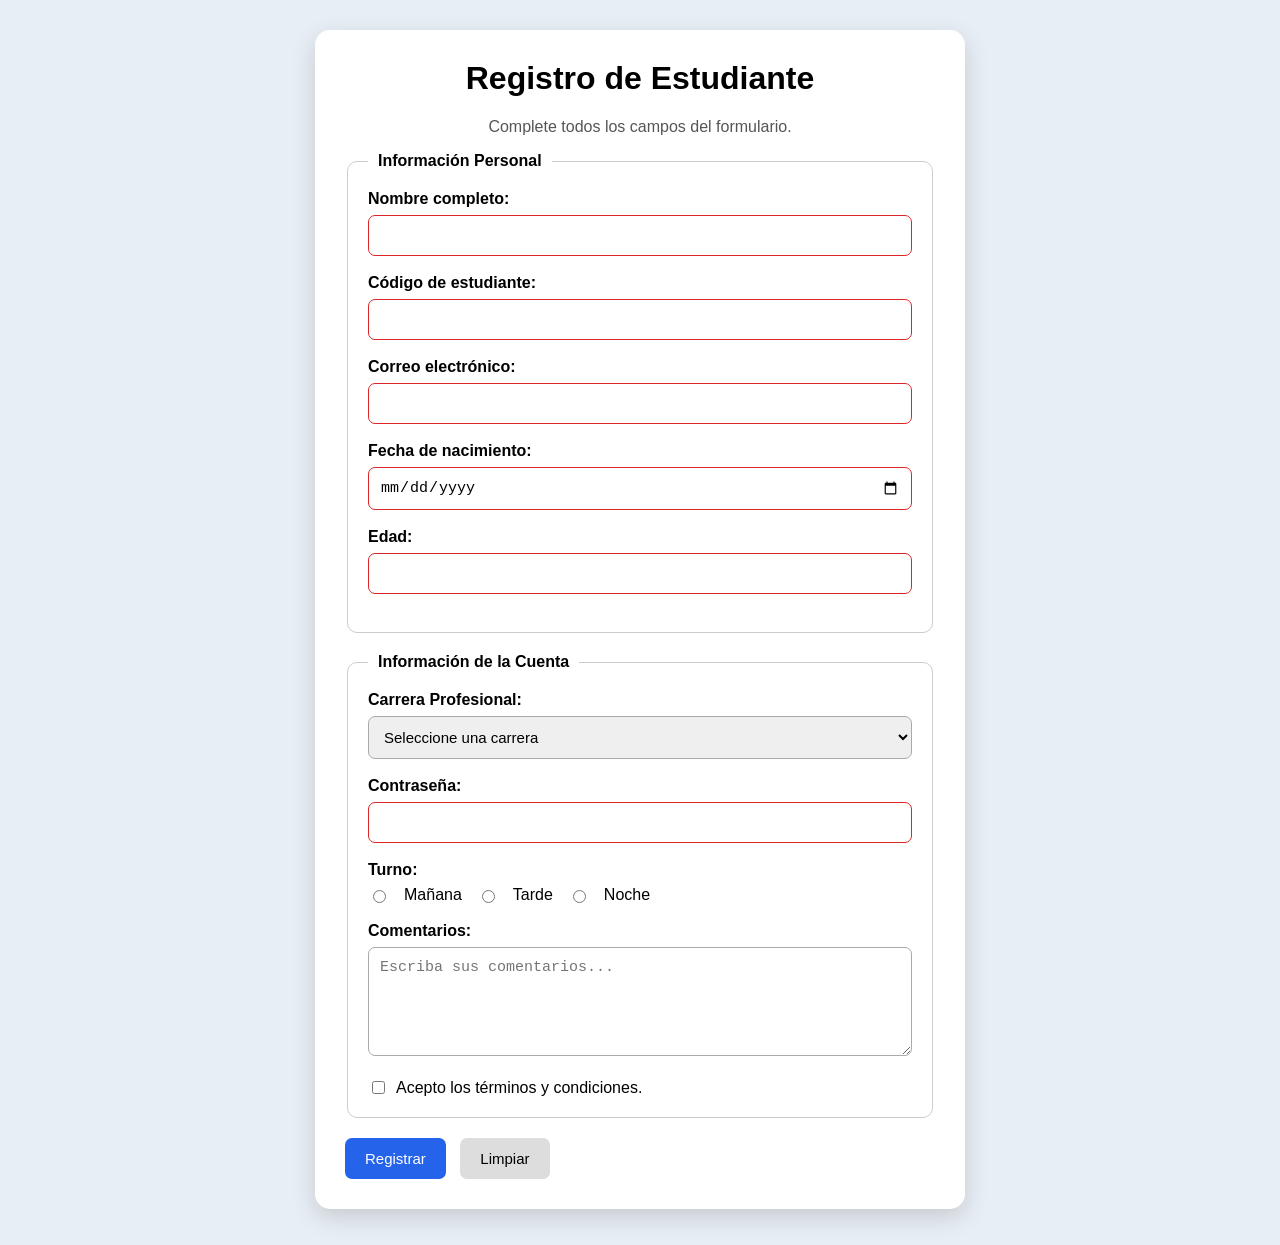
<file: Lab2/Index.html>
<!DOCTYPE html>
<html lang="es">
<head>
    <meta charset="UTF-8">
    <meta name="viewport" content="width=device-width, initial-scale=1.0">
    <title>Registro de Estudiante</title>
    <link rel="stylesheet" href="styles.css">
</head>
<body>

    <div class="card">
        <h1>Registro de Estudiante</h1>
        <p>Complete todos los campos del formulario.</p>

        <form>
            <fieldset>
                <legend>Información Personal</legend>

                <div class="campo">
                    <label for="nombre">Nombre completo:</label>
                    <input type="text" id="nombre" name="nombre" required>
                </div>

                <div class="campo">
                    <label for="codigo">Código de estudiante:</label>
                    <input type="text" id="codigo" name="codigo"
                           pattern="[0-9]{8}"
                           maxlength="8"
                           required>
                </div>

                <div class="campo">
                    <label for="correo">Correo electrónico:</label>
                    <input type="email" id="correo" name="correo" required>
                </div>

                <div class="campo">
                    <label for="fecha">Fecha de nacimiento:</label>
                    <input type="date" id="fecha" name="fecha"
                           min="1990-01-01"
                           max="2010-12-31"
                           required>
                </div>

                <div class="campo">
                    <label for="edad">Edad:</label>
                    <input type="number" id="edad" name="edad"
                           min="15" max="60" required>
                </div>
            </fieldset>

            <fieldset>
                <legend>Información de la Cuenta</legend>

                <div class="campo">
                    <label for="carrera">Carrera Profesional:</label>
                    <select id="carrera" name="carrera" required>
                        <option value="">Seleccione una carrera</option>
                        <option value="civil">Ingeniería Civil</option>
                        <option value="sistemas">Ingeniería de Sistemas</option>
                        <option value="industrial">Ingeniería Industrial</option>
                    </select>
                </div>

                <div class="campo">
                    <label for="password">Contraseña:</label>
                    <input type="password" id="password" name="password"
                           minlength="8"
                           pattern="(?=.*[A-Z])(?=.*[0-9]).{8,}"
                           title="Debe tener mínimo 8 caracteres, una mayúscula y un número"
                           required>
                </div>

                <div class="campo">
                    <label>Turno:</label>

                    <div class="radio-group">
                        <input type="radio" id="manana" name="turno" value="mañana" required>
                        <label for="manana">Mañana</label>

                        <input type="radio" id="tarde" name="turno" value="tarde">
                        <label for="tarde">Tarde</label>

                        <input type="radio" id="noche" name="turno" value="noche">
                        <label for="noche">Noche</label>
                    </div>
                </div>

                <div class="campo">
                    <label for="comentarios">Comentarios:</label>
                    <textarea id="comentarios" name="comentarios"
                              rows="5"
                              placeholder="Escriba sus comentarios..."></textarea>
                </div>

                <div class="terminos">
                    <input type="checkbox" id="terminos" name="terminos" required>
                    <label for="terminos">
                        Acepto los términos y condiciones.
                    </label>
                </div>
            </fieldset>

            <button type="submit">Registrar</button>
            <button type="reset">Limpiar</button>
        </form>
    </div>

</body>
</html>
</file>
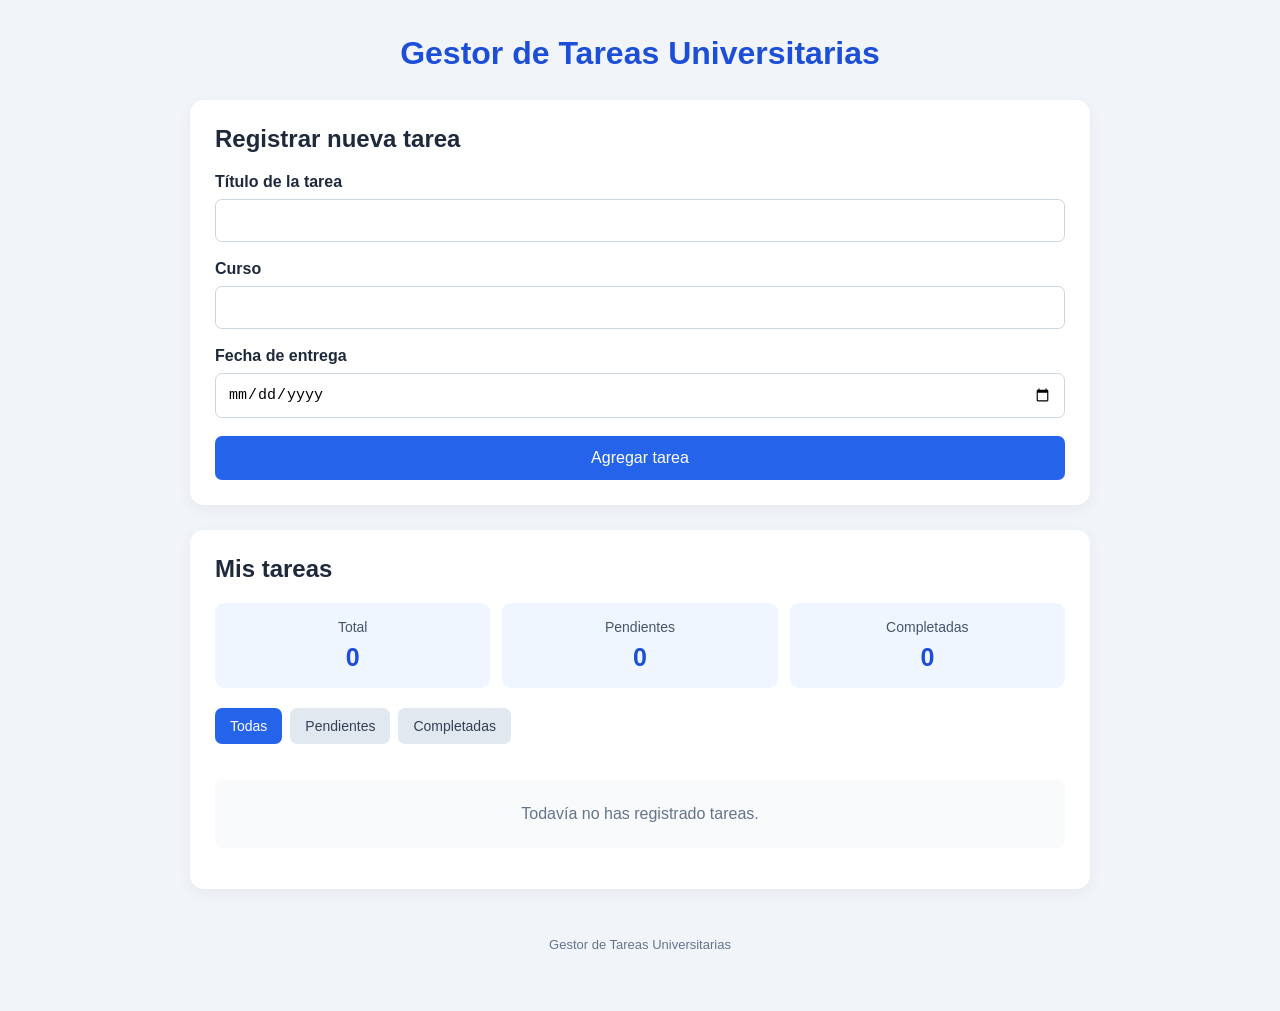
<file: Lab4/index.html>
<!DOCTYPE html>
<html lang="es">
<head>
    <meta charset="UTF-8">
    <meta name="viewport" content="width=device-width, initial-scale=1.0">
    <title>Gestor de Tareas Universitarias</title>
    <link rel="stylesheet" href="styles.css">
    <script src="script.js" defer></script>
</head>
<body>
    <main class="contenedor">
        <header class="cabecera">
            <h1>Gestor de Tareas Universitarias</h1>
        </header>

        <section class="panel">
            <h2>Registrar nueva tarea</h2>

            <div id="alertas" aria-live="polite"></div>

            <form id="formularioTarea">
                <div class="campo">
                    <label for="titulo">Título de la tarea</label>
                    <input type="text" id="titulo" name="titulo">
                </div>

                <div class="campo">
                    <label for="curso">Curso</label>
                    <input type="text" id="curso" name="curso">
                </div>

                <div class="campo">
                    <label for="fechaEntrega">Fecha de entrega</label>
                    <input type="date" id="fechaEntrega" name="fechaEntrega">
                </div>

                <button type="submit" class="boton boton-principal">
                    Agregar tarea
                </button>
            </form>
        </section>

        <section class="panel">
            <h2>Mis tareas</h2>

            <div class="estadisticas">
                <div class="estadistica">
                    <span>Total</span>
                    <strong id="totalTareas">0</strong>
                </div>
                <div class="estadistica">
                    <span>Pendientes</span>
                    <strong id="totalPendientes">0</strong>
                </div>
                <div class="estadistica">
                    <span>Completadas</span>
                    <strong id="totalCompletadas">0</strong>
                </div>
            </div>

            <div class="filtros">
                <button type="button" class="boton filtro activo"
                        data-filtro="todas">Todas</button>
                <button type="button" class="boton filtro"
                        data-filtro="pendientes">Pendientes</button>
                <button type="button" class="boton filtro"
                        data-filtro="completadas">Completadas</button>
            </div>

            <div id="listaTareas" class="lista-tareas"></div>
        </section>

        <footer>
            <p>Gestor de Tareas Universitarias</p>
        </footer>
    </main>
</body>
</html>
</file>
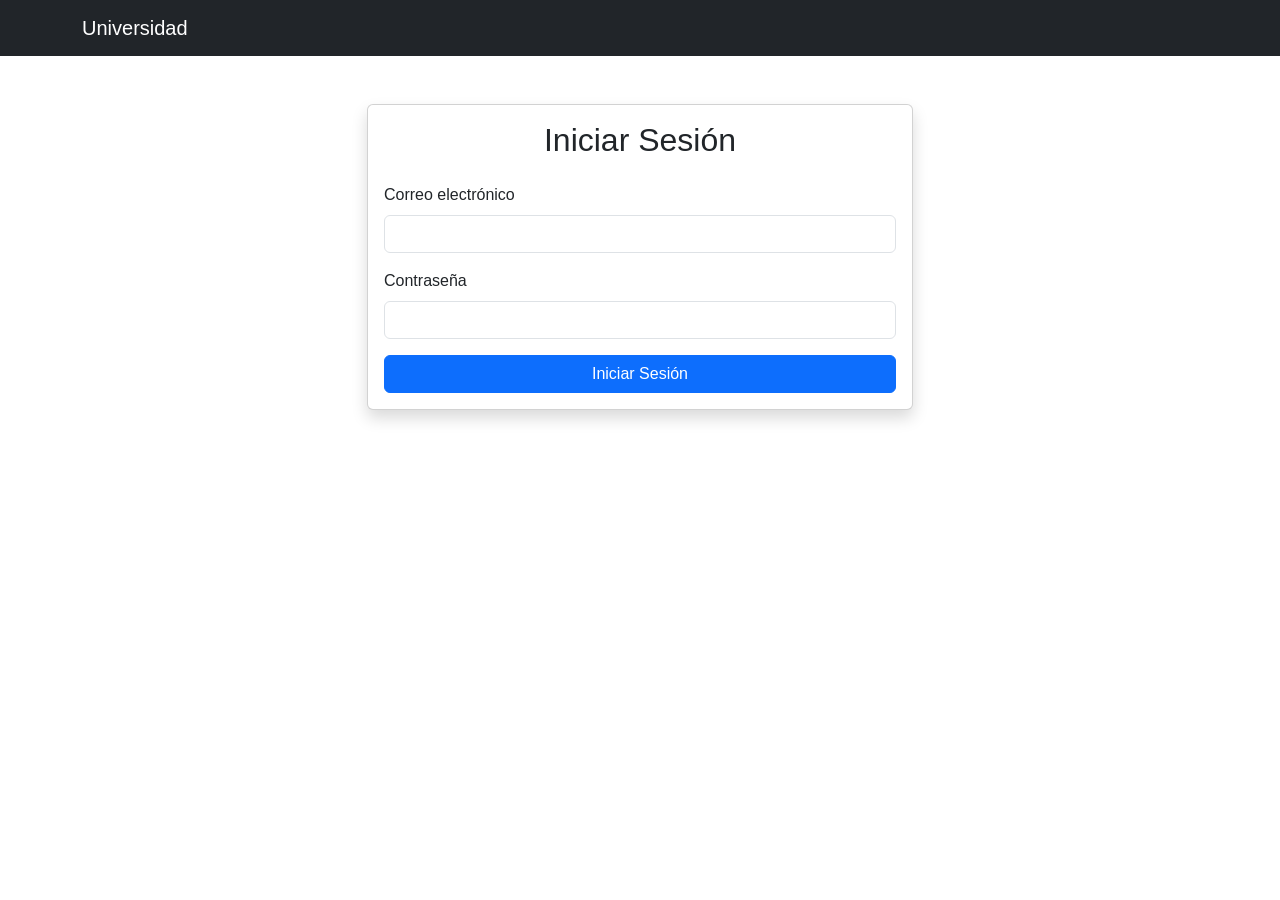
<file: Lab3/login.html>
<!DOCTYPE html>
<html lang="es">
<head>
    <meta charset="UTF-8">
    <meta name="viewport" content="width=device-width, initial-scale=1.0">
    <title>Iniciar Sesión</title>

    <link href="https://cdn.jsdelivr.net/npm/bootstrap@5.3.3/dist/css/bootstrap.min.css" rel="stylesheet">
    <link rel="stylesheet" href="styles.css">
</head>

<body>

    <nav class="navbar navbar-dark bg-dark">
        <div class="container">
            <a class="navbar-brand" href="index.html">
                Universidad
            </a>
        </div>
    </nav>

    <div class="container mt-5">

        <div class="row justify-content-center">

            <div class="col-md-6">

                <div class="card shadow">

                    <div class="card-body">

                        <h2 class="text-center mb-4">
                            Iniciar Sesión
                        </h2>

                        <form>

                            <div class="mb-3">
                                <label for="correo" class="form-label">
                                    Correo electrónico
                                </label>

                                <input 
                                    type="email"
                                    class="form-control"
                                    id="correo"
                                    name="correo"
                                    required>
                            </div>

                            <div class="mb-3">
                                <label for="password" class="form-label">
                                    Contraseña
                                </label>

                                <input 
                                    type="password"
                                    class="form-control"
                                    id="password"
                                    name="password"
                                    required>
                            </div>

                            <button 
                                type="submit" 
                                class="btn btn-primary w-100">
                                Iniciar Sesión
                            </button>

                        </form>

                    </div>

                </div>

            </div>

        </div>

    </div>

</body>
</html>
</file>
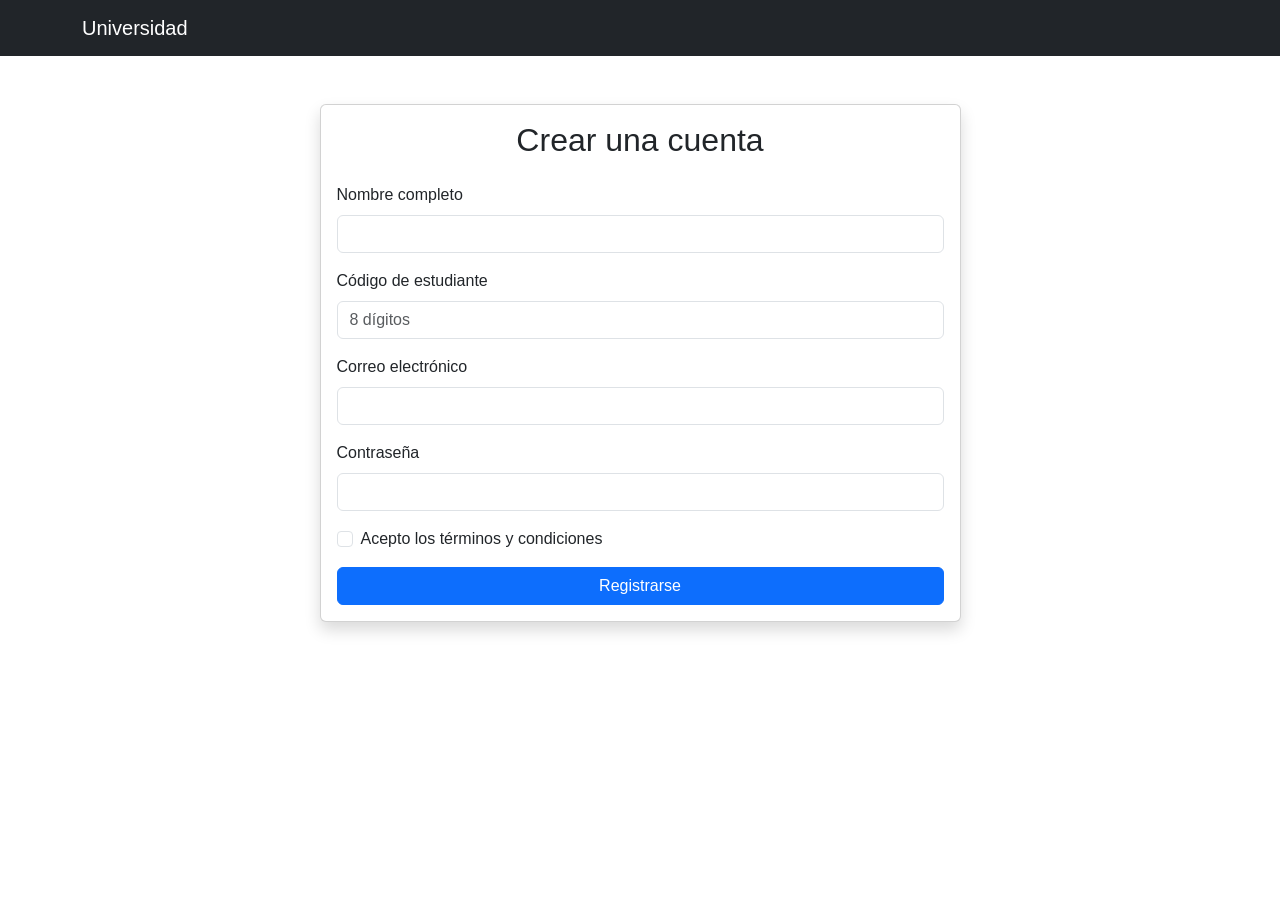
<file: Lab3/registro.html>
<!DOCTYPE html>
<html lang="es">
<head>
    <meta charset="UTF-8">
    <meta name="viewport" content="width=device-width, initial-scale=1.0">
    <title>Registrarse</title>

    <link href="https://cdn.jsdelivr.net/npm/bootstrap@5.3.3/dist/css/bootstrap.min.css" rel="stylesheet">
    <link rel="stylesheet" href="styles.css">
</head>

<body>

    <nav class="navbar navbar-dark bg-dark">
        <div class="container">
            <a class="navbar-brand" href="index.html">
                Universidad
            </a>
        </div>
    </nav>

    <div class="container mt-5">

        <div class="row justify-content-center">

            <div class="col-md-7">

                <div class="card shadow">

                    <div class="card-body">

                        <h2 class="text-center mb-4">
                            Crear una cuenta
                        </h2>

                        <form>

                            <div class="mb-3">
                                <label for="nombre" class="form-label">
                                    Nombre completo
                                </label>

                                <input 
                                    type="text"
                                    class="form-control"
                                    id="nombre"
                                    name="nombre"
                                    required>
                            </div>

                            <div class="mb-3">
                                <label for="codigo" class="form-label">
                                    Código de estudiante
                                </label>

                                <input 
                                    type="text"
                                    class="form-control"
                                    id="codigo"
                                    name="codigo"
                                    pattern="[0-9]{8}"
                                    placeholder="8 dígitos"
                                    required>
                            </div>

                            <div class="mb-3">
                                <label for="correo" class="form-label">
                                    Correo electrónico
                                </label>

                                <input 
                                    type="email"
                                    class="form-control"
                                    id="correo"
                                    name="correo"
                                    required>
                            </div>
                            <div class="mb-3">
                                <label for="password" class="form-label">
                                    Contraseña
                                </label>

                                <input 
                                    type="password"
                                    class="form-control"
                                    id="password"
                                    name="password"
                                    minlength="8"
                                    required>
                            </div>
                            <div class="form-check mb-3">

                                <input 
                                    type="checkbox"
                                    class="form-check-input"
                                    id="terminos"
                                    required>

                                <label 
                                    class="form-check-label" 
                                    for="terminos">
                                    Acepto los términos y condiciones
                                </label>
                            </div>
                            <button 
                                type="button" 
                                class="btn btn-primary w-100"
                                onclick="window.location.href='index.html'">
                                Registrarse
                            </button>

                        </form>
                    </div>

                </div>

            </div>

        </div>

    </div>

</body>
</html>
</file>
<file: Lab2/styles.css>
* {
    box-sizing: border-box;
}

body {
    margin: 0;
    min-height: 100vh;
    font-family: Arial, sans-serif;
    background: #e8eef5;
    display: flex;
    justify-content: center;
    align-items: center;
    padding: 30px;
}

.card {
    width: 100%;
    max-width: 650px;
    background: white;
    padding: 30px;
    border-radius: 15px;
    box-shadow: 0 8px 25px rgba(0, 0, 0, 0.15);
}

h1 {
    text-align: center;
    margin-top: 0;
}

p {
    text-align: center;
    color: #555;
}

fieldset {
    border: 1px solid #ccc;
    border-radius: 10px;
    padding: 20px;
    margin-bottom: 20px;
}

legend {
    font-weight: bold;
    padding: 0 10px;
}

.campo {
    margin-bottom: 18px;
}

.campo > label {
    display: block;
    margin-bottom: 7px;
    font-weight: bold;
}

input[type="text"],
input[type="email"],
input[type="password"],
input[type="number"],
input[type="date"],
select,
textarea {
    width: 100%;
    padding: 11px;
    border: 1px solid #aaa;
    border-radius: 7px;
    font-size: 15px;
}

textarea {
    resize: vertical;
}

input:hover,
select:hover,
textarea:hover {
    border-color: #555;
}

input:focus,
select:focus,
textarea:focus {
    outline: none;
    border-color: #2563eb;
    box-shadow: 0 0 5px rgba(37, 99, 235, 0.3);
}

.radio-group {
    display: flex;
    gap: 15px;
    align-items: center;
}

.radio-group label {
    font-weight: normal;
}

.terminos {
    display: flex;
    gap: 8px;
    align-items: center;
    margin-top: 15px;
}

.terminos label {
    font-weight: normal;
}

button {
    padding: 12px 20px;
    border: none;
    border-radius: 7px;
    cursor: pointer;
    margin-right: 10px;
    font-size: 15px;
}

button[type="submit"] {
    background: #2563eb;
    color: white;
}

button[type="reset"] {
    background: #ddd;
}

button:hover {
    opacity: 0.85;
}

button:active {
    transform: scale(0.97);
}

button:disabled {
    background: #aaa;
    cursor: not-allowed;
}

input:invalid:not(:placeholder-shown) {
    border-color: #dc2626;
}

input:valid {
    border-color: #16a34a;
}
</file>
<file: Lab4/styles.css>
* {
    box-sizing: border-box;
}

body {
    margin: 0;
    font-family: Arial, Helvetica, sans-serif;
    background: #f1f5f9;
    color: #1e293b;
}

.contenedor {
    width: min(900px, 92%);
    margin: 35px auto;
}

.cabecera {
    text-align: center;
    margin-bottom: 28px;
}

.cabecera h1 {
    color: #1d4ed8;
    margin-bottom: 10px;
}

.cabecera p {
    color: #64748b;
}

.panel {
    background: white;
    padding: 25px;
    margin-bottom: 25px;
    border-radius: 14px;
    box-shadow: 0 4px 15px #0000000d;
}

.panel h2 {
    margin-top: 0;
}

.campo {
    display: flex;
    flex-direction: column;
    gap: 8px;
    margin-bottom: 18px;
}

.campo label {
    font-weight: bold;
}

.campo input {
    width: 100%;
    padding: 12px;
    border: 1px solid #cbd5e1;
    border-radius: 7px;
    font-size: 15px;
}

.campo input:focus {
    outline: 2px solid #93c5fd;
    border-color: #2563eb;
}

.boton {
    padding: 10px 15px;
    border: none;
    border-radius: 7px;
    cursor: pointer;
    font-size: 14px;
    transition: background 0.2s;
}

.boton-principal {
    width: 100%;
    padding: 13px;
    background: #2563eb;
    color: white;
    font-size: 16px;
}

.boton-principal:hover {
    background: #1d4ed8;
}

.estadisticas {
    display: grid;
    grid-template-columns: repeat(3, 1fr);
    gap: 12px;
    margin: 20px 0;
}

.estadistica {
    background: #eff6ff;
    padding: 16px 8px;
    border-radius: 9px;
    text-align: center;
}

.estadistica span,
.estadistica strong {
    display: block;
}

.estadistica span {
    color: #475569;
    font-size: 14px;
}

.estadistica strong {
    font-size: 25px;
    margin-top: 8px;
    color: #1d4ed8;
}

.filtros {
    display: flex;
    flex-wrap: wrap;
    gap: 8px;
    margin-bottom: 20px;
}

.filtro {
    background: #e2e8f0;
    color: #334155;
}

.filtro:hover {
    background: #cbd5e1;
}

.filtro.activo {
    background: #2563eb;
    color: white;
}

.lista-tareas {
    display: flex;
    flex-direction: column;
    gap: 12px;
}

.tarea {
    display: flex;
    align-items: center;
    justify-content: space-between;
    gap: 15px;
    padding: 16px;
    border: 1px solid #e2e8f0;
    border-left: 5px solid #f59e0b;
    border-radius: 9px;
}

.tarea.completada {
    border-left-color: #16a34a;
    background: #f0fdf4;
}

.tarea-info {
    flex: 1;
    min-width: 0;
}

.tarea-info h3 {
    margin: 0 0 8px;
    overflow-wrap: anywhere;
}

.tarea-info p {
    margin: 5px 0;
    color: #64748b;
    font-size: 14px;
    overflow-wrap: anywhere;
}

.tarea.completada .tarea-info h3 {
    text-decoration: line-through;
    color: #64748b;
}

.tarea-acciones {
    display: flex;
    flex-wrap: wrap;
    gap: 7px;
}

.boton-estado {
    background: #dcfce7;
    color: #166534;
}

.boton-eliminar {
    background: #fee2e2;
    color: #991b1b;
}

.boton-estado:hover {
    background: #bbf7d0;
}

.boton-eliminar:hover {
    background: #fecaca;
}

.alerta {
    padding: 12px;
    margin-bottom: 15px;
    border-radius: 7px;
}

.alerta-error {
    color: #991b1b;
    background: #fee2e2;
}

.alerta-exito {
    color: #166534;
    background: #dcfce7;
}

.vacio {
    padding: 25px;
    text-align: center;
    color: #64748b;
    background: #f8fafc;
    border-radius: 8px;
}

footer {
    text-align: center;
    color: #64748b;
    font-size: 13px;
    padding: 10px;
}

@media (max-width: 600px) {
    .contenedor {
        margin: 20px auto;
    }

    .panel {
        padding: 17px;
    }

    .cabecera h1 {
        font-size: 25px;
    }

    .tarea {
        align-items: flex-start;
        flex-direction: column;
    }

    .tarea-acciones {
        width: 100%;
    }

    .estadistica span {
        font-size: 12px;
    }
}
</file>
<file: Lab3/styles.css>
* {
    box-sizing: border-box;
}

body {
    margin: 0;
    font-family: Arial, sans-serif;
}

.hero {
    min-height: calc(100vh - 56px);
    padding: 60px 8%;

    display: flex;
    align-items: center;
    justify-content: space-between;

    gap: 50px;

    background-color: #f5f5f5;
}

.hero-text {
    flex: 1;
}

.hero-text h1 {
    font-size: 3.5rem;
    font-weight: bold;
    margin-bottom: 25px;
}

.hero-text p {
    font-size: 1.2rem;
    line-height: 1.6;
    margin-bottom: 15px;
}

.hero-image {
    flex: 1;

    display: flex;
    justify-content: center;
}

.hero-image img {
    width: 100%;
    max-width: 550px;
    height: auto;

    border-radius: 15px;
}

.cursos {
    background-color: white;
}

.cursos-grid {

    display: grid;

    grid-template-columns:
        repeat(auto-fit, minmax(250px, 1fr));

    gap: 25px;
}

.curso-card {

    padding: 25px;

    background-color: white;

    border: 1px solid #ddd;

    border-radius: 12px;

    text-align: center;

    box-shadow: 0 3px 10px rgba(0, 0, 0, 0.08);

    transition: transform 0.3s;
}

.curso-card:hover {
    transform: translateY(-5px);
}

.curso-icon {
    font-size: 45px;
    margin-bottom: 15px;
}

.curso-card h3 {
    margin-bottom: 15px;
}

.curso-card p {
    color: #555;
    line-height: 1.5;
    min-height: 70px;
}

.noticias {
    background-color: #f8f9fa;
}

@media (max-width: 991px) {

    .hero {
        padding: 50px 5%;
    }

    .hero-text h1 {
        font-size: 2.8rem;
    }

}

@media (max-width: 767px) {

    .hero {

        flex-direction: column;

        text-align: center;

        padding: 40px 20px;

    }

    .hero-text h1 {
        font-size: 2.5rem;
    }

    .hero-text p {
        font-size: 1rem;
    }

    .hero-image {
        width: 100%;
    }

    .hero-image img {
        max-width: 450px;
    }

}

@media (max-width: 575px) {

    .hero {
        padding: 35px 15px;
    }

    .hero-text h1 {
        font-size: 2rem;
    }

    .hero-image img {
        width: 100%;
    }

    .cursos-grid {
        grid-template-columns: 1fr;
    }

}
</file>
